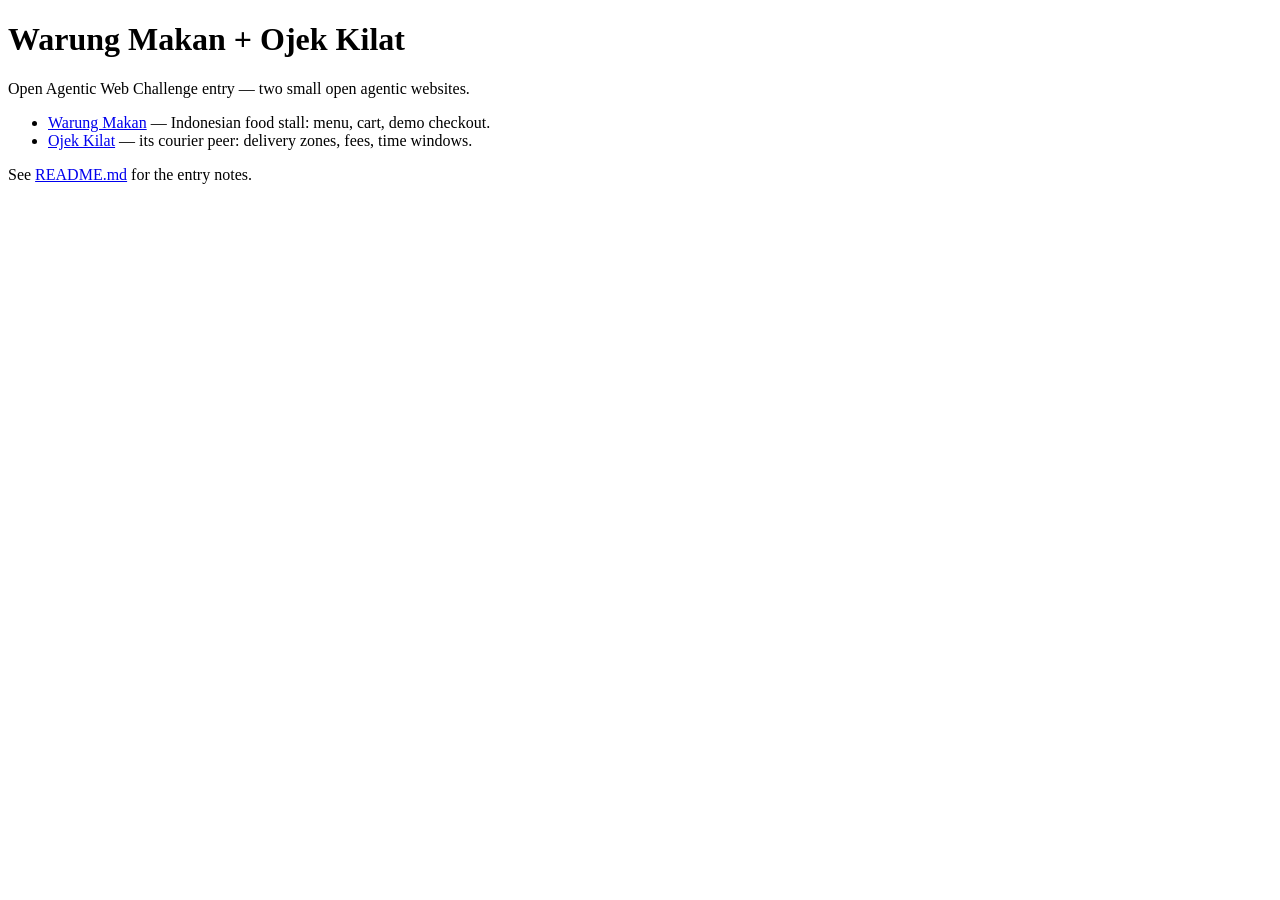
<file: index.html>
<!DOCTYPE html>
<html lang="en">
<head>
<meta charset="utf-8">
<title>Warung Makan + Ojek Kilat — Open Agentic Web entry</title>
</head>
<body>
<h1>Warung Makan + Ojek Kilat</h1>
<p>Open Agentic Web Challenge entry — two small open agentic websites.</p>
<ul>
<li><a href="./warung-makan/">Warung Makan</a> — Indonesian food stall: menu, cart, demo checkout.</li>
<li><a href="./ojek-kilat/">Ojek Kilat</a> — its courier peer: delivery zones, fees, time windows.</li>
</ul>
<p>See <a href="./README.md">README.md</a> for the entry notes.</p>
</body>
</html>
</file>
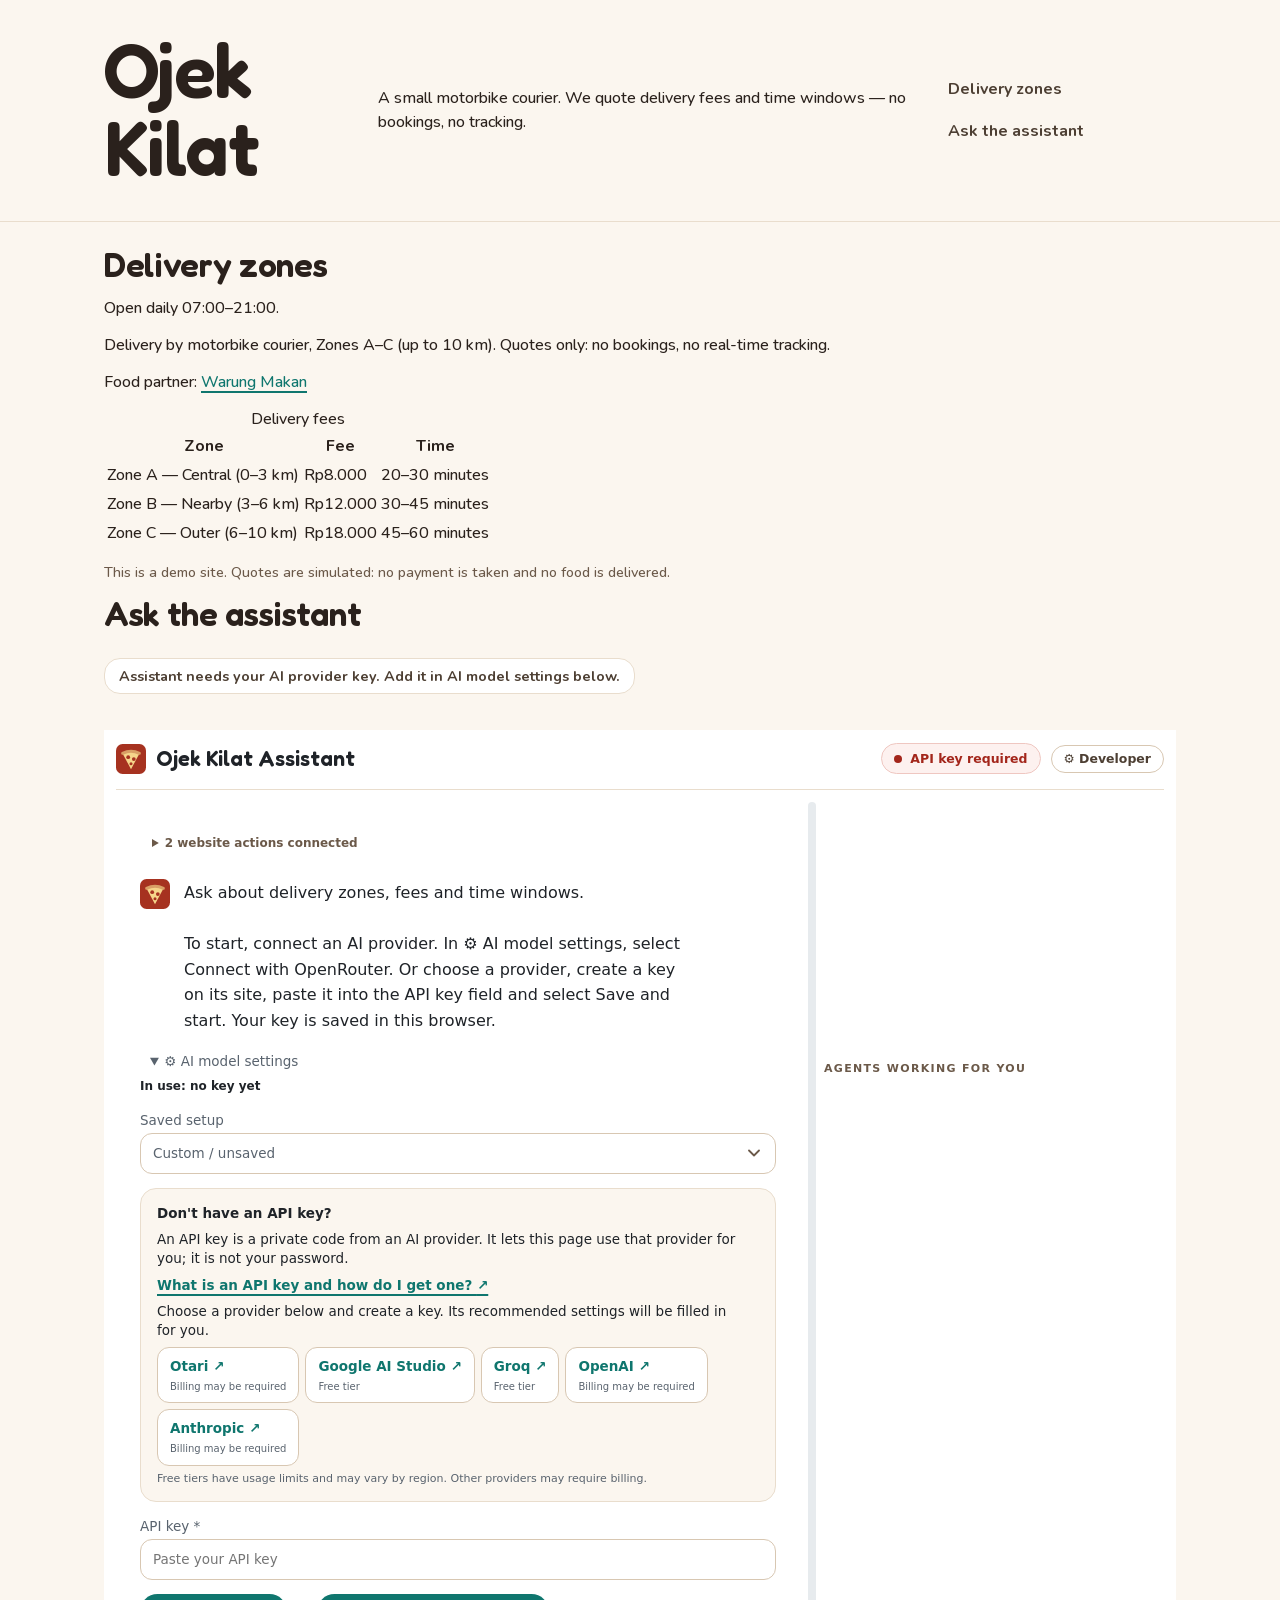
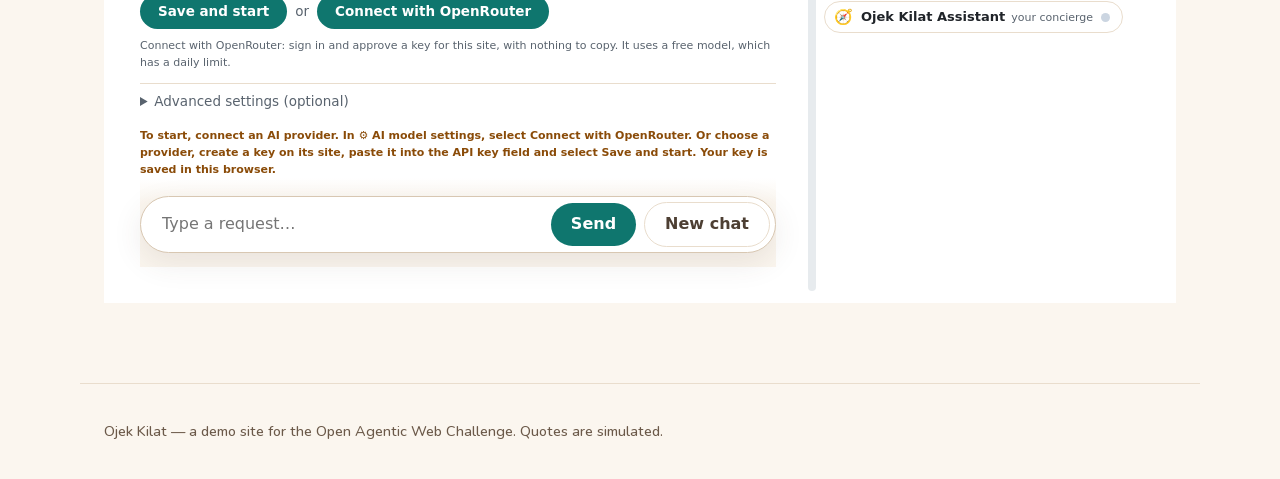
<file: ojek-kilat/index.html>
<!DOCTYPE html>
<html lang="en">
<head>
  <meta charset="utf-8">
  <meta name="viewport" content="width=device-width, initial-scale=1">
  <title>Ojek Kilat — motorbike courier</title>
  <link rel="icon" href="favicon.svg" type="image/svg+xml">
  <link rel="stylesheet" href="styles.css">
</head>
<body>
  <header>
    <h1>Ojek Kilat</h1>
    <p>A small motorbike courier. We quote delivery fees and time windows — no bookings, no tracking.</p>
    <nav aria-label="Page">
      <a href="#zones-heading">Delivery zones</a>
      <a href="#assistant-heading">Ask the assistant</a>
    </nav>
  </header>

  <main>
    <section aria-labelledby="zones-heading">
      <h2 id="zones-heading">Delivery zones</h2>
      <p id="hours-note"></p>
      <p id="service-note"></p>
      <p>Food partner: <a id="warung-link" href="https://adara1992.github.io/warung-makan-agent/warung-makan/">Warung Makan</a></p>
      <table>
        <caption>Delivery fees</caption>
        <thead>
          <tr><th scope="col">Zone</th><th scope="col">Fee</th><th scope="col">Time</th></tr>
        </thead>
        <tbody id="fee-rows"></tbody>
      </table>
      <p class="demo-note">This is a demo site. Quotes are simulated: no payment is taken and no food is delivered.</p>
    </section>

    <section id="assistant" aria-labelledby="assistant-heading">
      <h2 id="assistant-heading">Ask the assistant</h2>
      <p id="assistant-status">Ask about delivery zones, fees and time windows.</p>
      <div id="agent-app"></div>
    </section>
  </main>

  <footer>
    <p>Ojek Kilat — a demo site for the Open Agentic Web Challenge. Quotes are simulated.</p>
  </footer>

  <script type="module" src="script.js"></script>
  <script type="module" src="site.js"></script>
  <script type="module" src="chat-follow.js"></script>
</body>
</html>
</file>
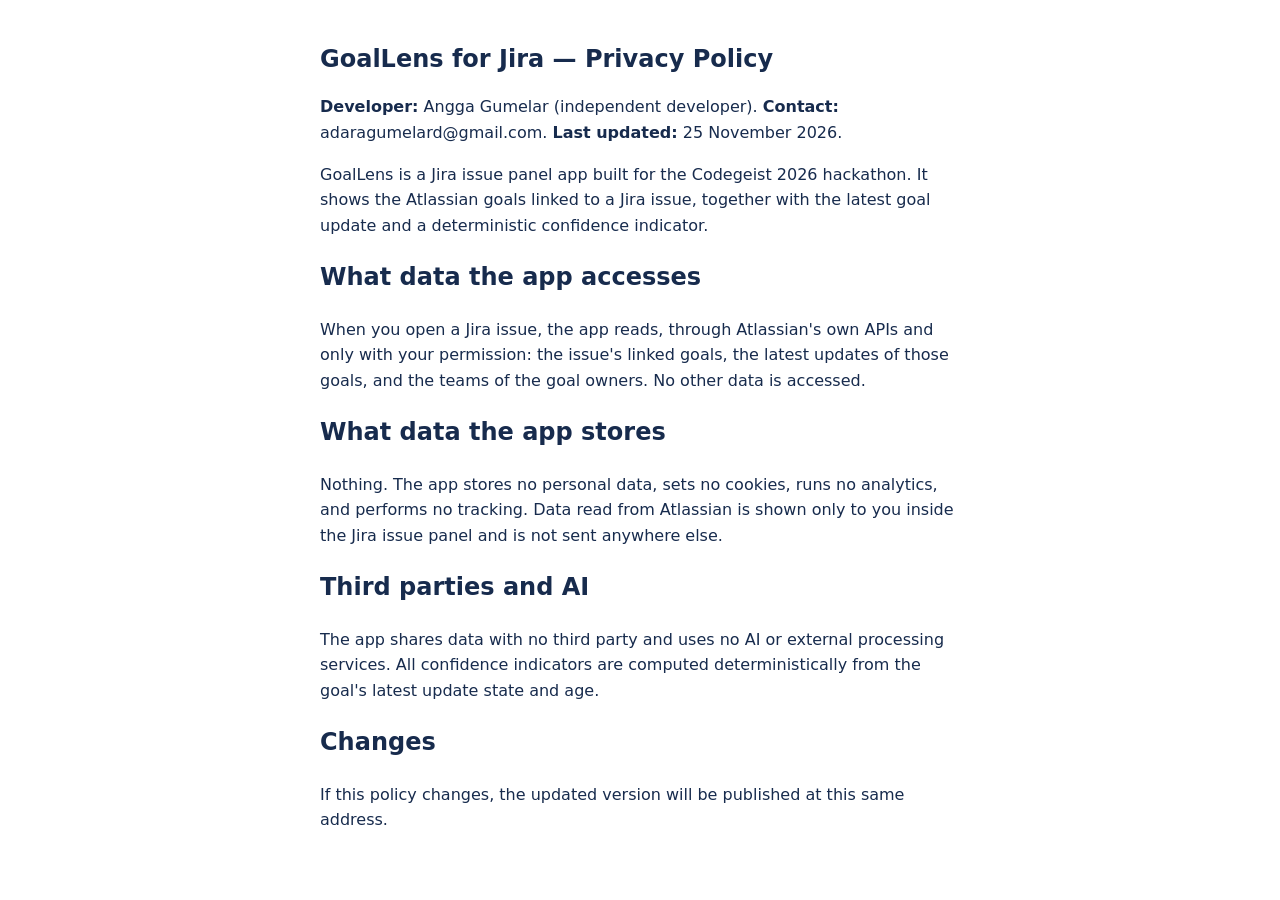
<file: privacy.html>
<!DOCTYPE html>
<html lang="en">
<head>
<meta charset="utf-8">
<meta name="viewport" content="width=device-width, initial-scale=1">
<title>GoalLens for Jira — Privacy Policy</title>
<style>body{font-family:system-ui,-apple-system,sans-serif;max-width:640px;margin:40px auto;padding:0 20px;line-height:1.6;color:#172b4d}h1{font-size:1.5em}</style>
</head>
<body>
<h1>GoalLens for Jira — Privacy Policy</h1>
<p><strong>Developer:</strong> Angga Gumelar (independent developer). <strong>Contact:</strong> adaragumelard@gmail.com. <strong>Last updated:</strong> 25 November 2026.</p>
<p>GoalLens is a Jira issue panel app built for the Codegeist 2026 hackathon. It shows the Atlassian goals linked to a Jira issue, together with the latest goal update and a deterministic confidence indicator.</p>
<h2>What data the app accesses</h2>
<p>When you open a Jira issue, the app reads, through Atlassian's own APIs and only with your permission: the issue's linked goals, the latest updates of those goals, and the teams of the goal owners. No other data is accessed.</p>
<h2>What data the app stores</h2>
<p>Nothing. The app stores no personal data, sets no cookies, runs no analytics, and performs no tracking. Data read from Atlassian is shown only to you inside the Jira issue panel and is not sent anywhere else.</p>
<h2>Third parties and AI</h2>
<p>The app shares data with no third party and uses no AI or external processing services. All confidence indicators are computed deterministically from the goal's latest update state and age.</p>
<h2>Changes</h2>
<p>If this policy changes, the updated version will be published at this same address.</p>
</body>
</html>
</file>
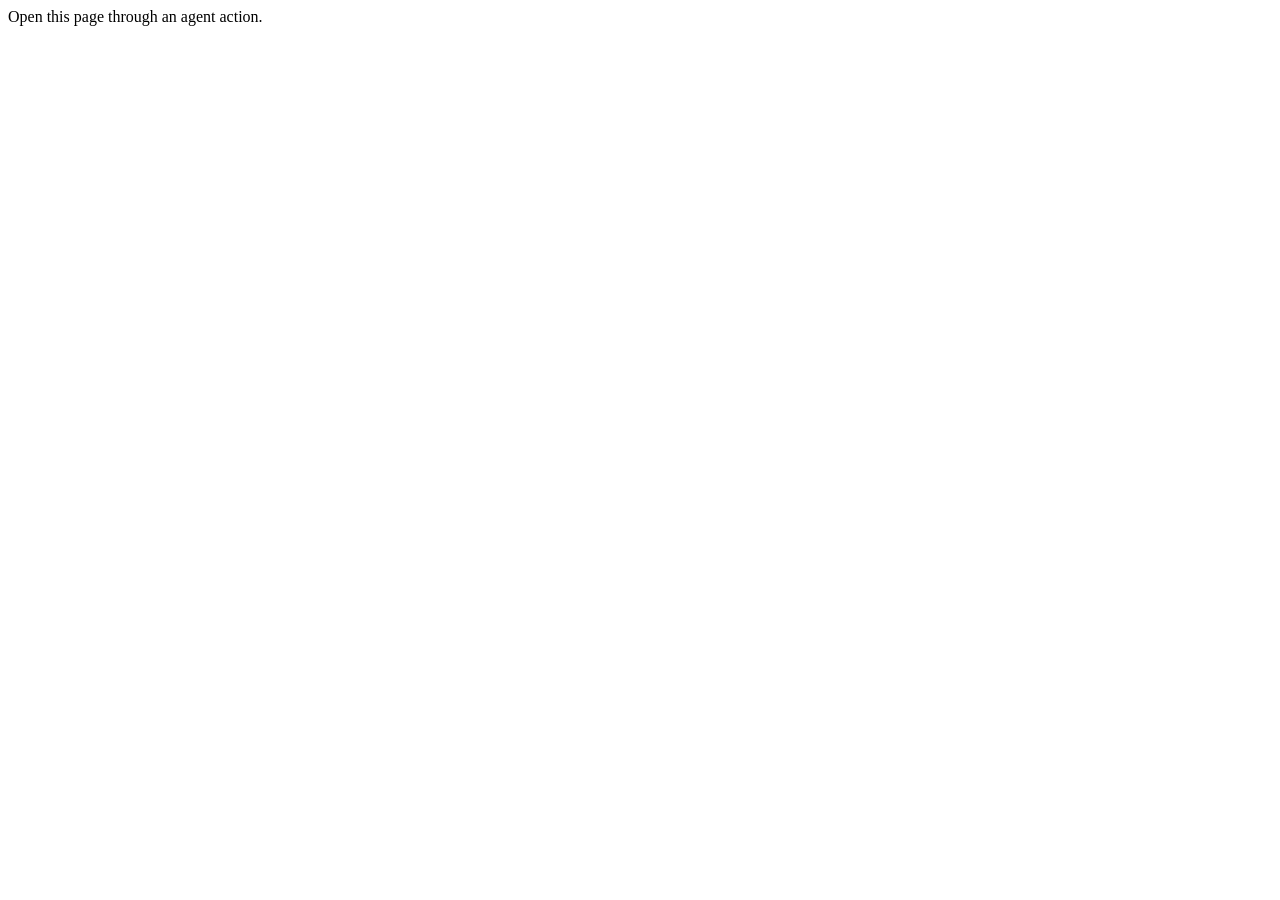
<file: ojek-kilat/bridge/action-bridge.html>
<!doctype html>
<!--
  Action bridge, copied here by build_network.mjs. Do not edit it.
  Other agent sites load this page in a hidden frame before they run this site's network.
  It reads agent-manifest.json in this folder. That manifest names bridge-actions.js when
  this folder has it, and the page then shares the actions it registers with the callers
  they list. Otherwise it shares no actions and loads none of the site's own code.
  Do not block framing for this folder.
-->
<html lang="en">
  <head>
    <meta charset="utf-8">
    <meta name="robots" content="noindex">
    <title>Action bridge</title>
    <script type="module" src="../runtime/action-bridge.js"></script>
  </head>
  <body></body>
</html>
</file>
<file: ojek-kilat/styles.css>
/* Fonts are embedded in this file (base64 woff2), so the page loads nothing
   from other servers. Both are under the SIL Open Font License: see fonts/. */
@font-face {
  font-family: "Fredoka";
  font-style: normal;
  font-weight: 300 700;
  font-display: swap;
  src: url([data-uri]) format("woff2");
}
@font-face {
  font-family: "Nunito";
  font-style: normal;
  font-weight: 200 1000;
  font-display: swap;
  src: url([data-uri]) format("woff2");
}

:root {
  /* Warm paper, dark ink and soft lines, shared by the example sites. */
  --paper: #fbf6ef;
  --paper-deep: #f4ece1;
  --surface: #ffffff;
  --ink: #2a211c;
  --ink-soft: #4d3f33;
  --muted: #6b5949;
  --line: #e9ddcd;
  --line-strong: #d8c7b2;
  --ok: #2e8b5a;
  --ok-ink: #1c593a;
  --ok-bg: #eaf5ee;
  --ok-line: #cde8d6;
  --warn-bg: #fcf3e1;
  --warn-line: #f1c977;
  --error: #a3261b;
  /* This site's own colors. */
  --brand: #0f766e;
  --brand-dark: #0b5e57;
  --brand-soft: #e0f2f1;
  --focus: #216c99;
  --veg: #3d6333;
  --display: "Fredoka", "Nunito", system-ui, sans-serif;
  --text: "Nunito", system-ui, sans-serif;
  --mono: ui-monospace, "SF Mono", Menlo, Consolas, monospace;
  --radius: 18px;
  --shadow: 0 10px 30px rgba(77, 63, 51, .10);
  --shadow-lift: 0 30px 80px rgba(42, 33, 28, .35);
  color-scheme: light;
  font-family: var(--text);
  font-weight: 500;
  color: var(--ink);
  background: var(--paper);
  line-height: 1.55;
  -webkit-font-smoothing: antialiased;
}
* { box-sizing: border-box; }
body { margin: 0; }
main, footer { max-width: 1120px; margin: auto; padding: 24px; }
/* The header's line runs the full width, while its content lines up with main. */
header {
  display: flex;
  align-items: center;
  justify-content: space-between;
  gap: 24px;
  padding: 16px max(24px, calc((100% - 1120px) / 2 + 24px));
  border-bottom: 1px solid var(--line);
}
a { color: var(--brand); text-underline-offset: 4px; text-decoration-thickness: 1.5px; }
a:hover { color: var(--brand-dark); }
.brand {
  display: inline-flex;
  align-items: center;
  gap: 10px;
  font-family: var(--display);
  font-size: 1.5rem;
  font-weight: 700;
  letter-spacing: -.01em;
  text-decoration: none;
  color: var(--ink);
}
.brand::before {
  content: "";
  flex: none;
  width: 30px;
  height: 30px;
  background: url("favicon.svg") center / contain no-repeat;
}
.brand span { color: var(--brand); }
nav { display: flex; flex-wrap: wrap; gap: 4px; }
nav a {
  padding: 7px 14px;
  border-radius: 999px;
  font-weight: 700;
  color: var(--ink-soft);
  text-decoration: none;
}
nav a:hover { color: var(--ink); background: var(--paper-deep); }
/* The assistant link stands out, as the way to ask instead of searching. */
nav a[href$="#assistant"] { color: #fff; background: var(--brand); }
nav a[href$="#assistant"]:hover { color: #fff; background: var(--brand-dark); }

.intro {
  max-width: 820px;
  margin: 0 auto;
  padding: clamp(36px, 8vh, 88px) 0 40px;
  text-align: center;
}
.intro > p:not([class]) { font-size: 1.2rem; color: var(--ink-soft); }
.eyebrow {
  font-size: .78rem;
  font-weight: 800;
  text-transform: uppercase;
  letter-spacing: .14em;
  color: var(--brand);
}
h1 {
  font-family: var(--display);
  font-weight: 600;
  font-size: clamp(2.6rem, 7vw, 4.8rem);
  line-height: 1.02;
  letter-spacing: -.02em;
  margin: 14px 0 18px;
  text-wrap: balance;
}
h2 {
  font-family: var(--display);
  font-weight: 600;
  font-size: clamp(1.7rem, 3vw, 2.1rem);
  line-height: 1.15;
  letter-spacing: -.01em;
  margin: 0 0 12px;
}
h3 { margin: 0; font-size: 1.1rem; font-weight: 800; }
p { margin: 12px 0; text-wrap: pretty; }
.demo-note, small { color: var(--muted); font-size: .9rem; }
/* The demo note sits under the welcome text as a quiet label. */
.intro .demo-note {
  display: inline-block;
  margin-top: 16px;
  padding: 8px 16px;
  border: 1px solid var(--line);
  border-radius: 14px;
  background: var(--paper-deep);
}

/* Menu and order */
.ordering-layout {
  display: grid;
  grid-template-columns: minmax(0, 1.4fr) minmax(0, 1fr);
  gap: 40px;
  align-items: start;
}
.menu-items { display: grid; gap: 14px; margin-top: 24px; }
/* Each pizza is a row card, with its picture on the left. */
.menu-item {
  display: grid;
  grid-template-columns: 104px minmax(0, 1fr);
  column-gap: 18px;
  padding: 16px;
  border: 1px solid var(--line);
  border-radius: var(--radius);
  background: var(--surface);
  transition: transform .2s, box-shadow .2s;
}
.menu-item:hover { transform: translateY(-2px); box-shadow: var(--shadow); }
.menu-item::before {
  content: "";
  grid-row: 1 / span 4;
  width: 104px;
  aspect-ratio: 1;
  border-radius: 16px;
  background: var(--paper-deep) center / 86% no-repeat;
}
.menu-item > * { grid-column: 2; }
/* The pictures follow the menu order in script.js. */
.menu-item:nth-child(1)::before { background-image: url("img/pizza-margherita.svg"); }
.menu-item:nth-child(2)::before { background-image: url("img/pizza-pepperoni.svg"); }
.menu-item:nth-child(3)::before { background-image: url("img/pizza-garden-veggie.svg"); }
.menu-item:nth-child(4)::before { background-image: url("img/pizza-roasted-veg.svg"); }
.menu-item p { margin: 4px 0; }
.item-heading, .item-actions, .cart-line, .total { display: flex; justify-content: space-between; align-items: center; gap: 12px; }
.item-heading { align-items: baseline; }
.item-heading h3, .item-heading strong { font-family: var(--display); font-size: 1.3rem; font-weight: 600; }
.item-actions { margin-top: 8px; }
.dietary {
  padding: 4px 11px;
  border-radius: 999px;
  font-size: .82rem;
  font-weight: 800;
  color: var(--veg);
  background: var(--ok-bg);
}
button, input, select, textarea { font: inherit; }
button {
  padding: 10px 20px;
  font-weight: 800;
  line-height: 1.3;
  color: #fff;
  border: 1.5px solid transparent;
  border-radius: 999px;
  background: var(--brand);
  cursor: pointer;
  transition: background .15s, transform .1s;
}
button:hover { background: var(--brand-dark); }
button:active { transform: translateY(1px); }
button:disabled {
  color: var(--muted);
  border-color: var(--line);
  background: var(--paper-deep);
  cursor: default;
  transform: none;
}
:focus-visible { outline: 3px solid var(--focus); outline-offset: 3px; }
.cart {
  padding: 28px;
  border: 1px solid var(--line);
  border-radius: 24px;
  background: var(--surface);
  box-shadow: var(--shadow);
}
.cart-items { list-style: none; margin: 0; padding: 0; }
.cart-items li { padding: 14px 0; border-bottom: 1px solid var(--line); }
.cart-line strong { font-weight: 800; }
.quantity-controls { display: flex; align-items: center; gap: 12px; margin-top: 10px; }
/* Round outline buttons for one more or one fewer. */
.quantity-controls button {
  width: 36px;
  height: 36px;
  padding: 0;
  color: var(--ink);
  border-color: var(--line-strong);
  background: var(--surface);
}
.quantity-controls button:hover { background: var(--paper-deep); }
.quantity-controls .remove {
  width: auto;
  margin-left: auto;
  padding: 0 4px;
  color: var(--brand);
  border: 0;
  background: transparent;
  text-decoration: underline;
  text-underline-offset: 4px;
}
.quantity-controls .remove:hover { color: var(--brand-dark); background: transparent; }
.total { padding: 14px 0 4px; font-weight: 800; }
.total strong { font-family: var(--display); font-size: 1.5rem; font-weight: 600; }
label { display: block; margin: 16px 0 6px; font-weight: 700; }
input, select, textarea {
  width: 100%;
  padding: 11px 14px;
  color: inherit;
  border: 1.5px solid var(--line-strong);
  border-radius: 12px;
  background: var(--surface);
  transition: border-color .15s, box-shadow .15s;
}
input:hover, select:hover, textarea:hover { border-color: #c4ae95; }
input:focus, select:focus, textarea:focus {
  border-color: var(--brand);
  box-shadow: 0 0 0 4px color-mix(in srgb, var(--brand) 14%, transparent);
}
/* A drawn arrow, so every select looks the same in every browser. */
select {
  appearance: none;
  padding-right: 40px;
  background: var(--surface) url("data:image/svg+xml,%3Csvg xmlns='http://www.w3.org/2000/svg' viewBox='0 0 12 8'%3E%3Cpath d='M1 1.5l5 5 5-5' fill='none' stroke='%236b5949' stroke-width='1.8' stroke-linecap='round' stroke-linejoin='round'/%3E%3C/svg%3E") no-repeat right 15px center / 12px 8px;
}
textarea { resize: vertical; }
small { display: block; margin-top: 6px; }
#place-order { width: 100%; margin-top: 24px; padding: 13px 20px; }
.confirmation {
  margin-top: 32px;
  padding: 24px;
  border: 1px solid var(--ok-line);
  border-radius: 22px;
  background: var(--ok-bg);
  overflow-wrap: anywhere;
}
.confirmation h2 { color: var(--ok-ink); }
footer {
  margin-top: 56px;
  color: var(--muted);
  font-size: .9rem;
  border-top: 1px solid var(--line);
}
.visually-hidden { position: absolute; width: 1px; height: 1px; padding: 0; margin: -1px; overflow: hidden; clip-path: inset(50%); white-space: nowrap; }
[hidden] { display: none !important; }
@media (max-width: 720px) {
  main, footer { padding: 16px; }
  header { flex-direction: column; align-items: start; gap: 12px; padding: 14px 16px; }
  nav a { padding: 6px 12px; }
  .ordering-layout { grid-template-columns: 1fr; gap: 24px; }
  .intro { padding: 24px 0; }
  .cart { padding: 20px; }
  /* A smaller picture leaves room for the pizza's name and price. */
  .menu-item { grid-template-columns: 72px minmax(0, 1fr); column-gap: 14px; }
  .menu-item::before { width: 72px; }
}

/* Assistant layout, from the agentify-website skill, in the site's colors. The chat
   has no box: it grows with the page, and its message box sticks to the bottom of the
   screen while the chat is in view. chat-follow.js scrolls to each new message. */
.assistant { margin-top: 64px; }
#checkout-error { color: var(--error); font-weight: 700; }
#assistant-status {
  display: inline-block;
  padding: 6px 14px;
  border: 1px solid var(--line);
  border-radius: 16px;
  background: var(--surface);
  font-size: .9rem;
  font-weight: 700;
  color: var(--ink-soft);
}

/* The runtime reads these variables for its chat, settings and agent panels.
   White text sits on --ns-primary (the Send and settings buttons) and on --ns-accent
   (Send while a turn is steered), so both keep at least 4.5:1 contrast with white.
   The visitor's messages use the ink. */
#agent-app {
  --ns-font: var(--text);
  --ns-bg: var(--paper);
  --ns-fg: var(--ink);
  --ns-primary: var(--brand);
  --ns-accent: var(--brand-dark);
  --ns-border: var(--line);
  --ns-panelbg: var(--surface);
  --ns-msgbg: var(--surface);
  --ns-muted: var(--muted);
  --ns-user-bg: var(--ink);
  --ns-user-fg: #fff;
  --ns-radius: 18px;
  margin-top: 24px;
}

/* Header: the site's mark, the assistant's name and the model badge, as pills. */
#agent-app .ns-header { flex-wrap: wrap; gap: 10px; padding: 0 0 14px; border-bottom: 1px solid var(--line); }
#agent-app .ns-title {
  display: flex;
  align-items: center;
  gap: 10px;
  font-family: var(--display);
  font-size: 1.35rem;
  font-weight: 600;
}
#agent-app .ns-title::before {
  content: "";
  flex: none;
  width: 30px;
  height: 30px;
  background: url("favicon.svg") center / contain no-repeat;
}
#agent-app .ns-llmbadge {
  display: inline-flex;
  align-items: center;
  gap: 8px;
  padding: 5px 12px;
  border: 1px solid var(--line);
  border-radius: 999px;
  font-size: 12.5px;
  font-weight: 800;
  color: var(--ink);
  background: var(--surface);
}
#agent-app .ns-llmbadge::before {
  content: "";
  flex: none;
  width: 8px;
  height: 8px;
  border-radius: 50%;
  background: var(--line-strong);
}
#agent-app .ns-llmbadge.real::before { background: var(--ok); }
#agent-app .ns-llmbadge.pending::before { background: var(--warn-line); }
#agent-app .ns-llmbadge.error { color: var(--error); border-color: #efc7c1; background: #fdf1ef; }
#agent-app .ns-llmbadge.error::before { background: var(--error); }
#agent-app .ns-llmbadge.mock { color: #7a4d06; border-color: var(--warn-line); background: var(--warn-bg); }
#agent-app .ns-llmbadge.mock::before { background: #d39a2c; }
#agent-app .ns-devtoggle {
  padding: 5px 12px;
  border: 1px solid var(--line-strong);
  border-radius: 999px;
  font-size: 12.5px;
  font-weight: 700;
  color: var(--ink-soft);
}
#agent-app .ns-devtoggle.on { color: #fff; border-color: var(--ink); background: var(--ink); }
/* A site's button:hover background also reaches the runtime's plain buttons, behind
   their dark text. Give them a light hover of their own. */
#agent-app .ns-devtoggle:not(.on):hover { background: var(--paper-deep); }
#agent-app .ns-modal-close:hover { background: transparent; }
#agent-app .ns-breadcrumb { font-family: var(--mono); }

/* Tools row: the agents as small pills, and the settings behind a pill of their own.
   The settings take the whole row when open. */
.assistant-tools {
  display: flex;
  flex-wrap: wrap;
  align-items: center;
  gap: 10px 16px;
  margin-top: 14px;
}
.assistant-tools > [data-ns-slot="agents"] { flex: 1 1 320px; }
#agent-app[data-dev="true"] .assistant-tools > [data-ns-slot="agents"] { flex-basis: 100%; }
/* Hide the settings pill until the runtime fills it, so a failed load leaves no
   empty control. */
#agent-app:not(.ns-composed-app) .assistant-settings { display: none; }
#agent-app .assistant-settings { flex: none; margin-left: auto; }
#agent-app .assistant-settings[open] { flex-basis: 100%; }
#agent-app .assistant-settings > summary {
  display: flex;
  align-items: center;
  gap: 8px;
  width: max-content;
  margin-left: auto;
  padding: 6px 14px;
  border: 1px solid var(--line-strong);
  border-radius: 999px;
  font-size: 13px;
  font-weight: 800;
  color: var(--ink-soft);
  background: var(--surface);
  list-style: none;
  cursor: pointer;
}
#agent-app .assistant-settings > summary::-webkit-details-marker { display: none; }
#agent-app .assistant-settings > summary::after {
  content: "";
  width: 7px;
  height: 7px;
  margin-top: -3px;
  border-right: 2px solid currentColor;
  border-bottom: 2px solid currentColor;
  transform: rotate(45deg);
}
#agent-app .assistant-settings[open] > summary { color: #fff; border-color: var(--ink); background: var(--ink); }
#agent-app .assistant-settings[open] > summary::after { margin-top: 3px; transform: rotate(-135deg); }
#agent-app .assistant-settings > summary:hover { border-color: var(--muted); }
#agent-app .assistant-settings [data-ns-slot="settings"] {
  margin-top: 10px;
  padding: 18px;
  border: 1px solid var(--line);
  border-radius: 22px;
  background: var(--surface);
  box-shadow: var(--shadow);
}

/* Agents working for you, as one row of pills. */
#agent-app .ns-agents {
  flex-direction: row;
  flex-wrap: wrap;
  align-items: center;
  gap: 8px 10px;
  padding: 0;
  border: 0;
  background: transparent;
  overflow: visible;
}
#agent-app .ns-agents h3 { font-size: 11px; font-weight: 800; letter-spacing: .12em; color: var(--muted); }
#agent-app #ns-anodes { display: flex; flex-wrap: wrap; gap: 8px; min-width: 0; }
#agent-app .ns-anode { gap: 8px; min-width: 0; padding: 5px 12px 5px 9px; border-color: var(--line); border-radius: 999px; background: var(--surface); }
#agent-app .ns-anode:hover { border-color: var(--line-strong); box-shadow: var(--shadow); }
#agent-app .ns-anode.active { border-color: var(--brand); }
#agent-app .ns-anode .ns-aicon { font-size: 15px; }
#agent-app .ns-anode .ns-ameta { display: flex; align-items: baseline; gap: 6px; }
#agent-app .ns-anode .ns-aname { max-width: 240px; font-weight: 800; }
#agent-app .ns-anode .ns-arole { white-space: nowrap; }
#agent-app .ns-anode.done .ns-adot { background: var(--ok); }

/* The chat: no box and no fixed height. It grows with its messages. */
#agent-app.ns-composed-app [data-ns-slot="chat"] { height: auto; }
#agent-app .ns-chat {
  height: auto;
  min-height: 0;
  overflow: visible;
  border: 0;
  border-radius: 0;
  background: transparent;
}
#agent-app .ns-action-status { border-bottom: 0; color: var(--muted); }
#agent-app .ns-action-status summary { font-weight: 700; cursor: pointer; }
/* The left padding makes room for the assistant's mark beside its replies. */
#agent-app .ns-msgs { flex: none; gap: 18px; padding: 16px 0 8px 44px; overflow: visible; }
/* Long links in a reply would run out of the bubble on a phone. "anywhere" would also
   let the consent card's buttons shrink and split their labels. */
#agent-app .ns-msg { overflow-wrap: break-word; font-size: 16px; line-height: 1.6; }
/* The assistant's replies sit on the page, beside its mark, without a bubble. */
#agent-app .ns-msg.bot {
  position: relative;
  padding: 3px 0;
  border: 0;
  border-radius: 0;
  background: transparent;
}
#agent-app .ns-msg.user { padding: 11px 16px; border-radius: 18px 18px 6px 18px; }
#agent-app .ns-msg.bot:not(.ns-turn-status, .ns-consent, .ns-linker)::before {
  content: "";
  position: absolute;
  top: 2px;
  left: -44px;
  width: 30px;
  height: 30px;
  background: url("favicon.svg") center / contain no-repeat;
}
#agent-app .ns-msg.ns-turn-status { padding: 2px 0; font-weight: 700; }
/* While a consent card waits, the status line above it already says "Contacting", though
   nothing has been sent. Hide it until the visitor answers. */
#agent-app .ns-msgs:has(.ns-consent-actions) > .ns-turn-status { display: none; }

/* The message box is a pill with its buttons inside, and it sticks to the bottom of
   the screen. The fade above it lets messages pass softly behind it. */
#agent-app .ns-inputbar {
  position: sticky;
  bottom: 0;
  z-index: 5;
  isolation: isolate;
  flex-wrap: nowrap;
  align-items: center;
  gap: 8px;
  padding: 24px 6px 20px 22px;
  border: 0;
  background: linear-gradient(to top, var(--paper) 72%, transparent);
}
/* The pill is drawn behind the input and buttons, inside the fade. */
#agent-app .ns-inputbar::before {
  content: "";
  position: absolute;
  inset: 18px 0 14px;
  z-index: -1;
  border: 1.5px solid var(--line-strong);
  border-radius: 999px;
  background: var(--surface);
  box-shadow: var(--shadow);
  transition: border-color .15s, box-shadow .15s;
}
#agent-app .ns-inputbar:focus-within::before { border-color: var(--brand); }
/* The pill shows the keyboard focus, as the input itself has no border. */
#agent-app .ns-inputbar:has(.ns-input:focus-visible)::before { outline: 3px solid var(--focus); outline-offset: 2px; }
#agent-app .ns-inputbar[data-turn-active="true"]::before {
  box-shadow: 0 0 0 3px color-mix(in srgb, var(--brand) 18%, transparent), var(--shadow);
}
#agent-app .ns-inputbar .ns-input {
  flex: 1 1 auto;
  min-width: 0;
  padding: 10px 0;
  border: 0;
  border-radius: 0;
  font-size: 16px;
  background: transparent;
  box-shadow: none;
}
#agent-app .ns-inputbar .ns-input:focus-visible { outline: none; }
#agent-app .ns-inputbar button { flex: none; padding: 11px 20px; border-radius: 999px; font-weight: 800; }
#agent-app .ns-send:hover:not(:disabled) { background: var(--brand-dark); }
/* The runtime styles New chat inline, so only !important can restyle it. */
#agent-app #ns-newchat {
  color: var(--ink-soft) !important;
  border: 1.5px solid var(--line) !important;
  background: var(--surface) !important;
}
#agent-app #ns-newchat:hover { background: var(--paper-deep) !important; }

/* Chat forms and choices */
#agent-app .ns-widget { padding: 16px; border: 1px solid var(--line); border-radius: 18px; background: var(--surface); }
/* A widget with its own color keeps a bar of that color along its top. */
#agent-app .ns-widget[style*="--w"] { border-top: 3px solid var(--w); }
#agent-app .ns-w-head { font-family: var(--display); font-size: 1.1rem; font-weight: 600; }
/* Chat forms label radio groups with a legend, so site legend fonts would reach them. */
#agent-app .ns-w-label { font-family: inherit; font-weight: 700; }
/* Site label rules add margins to chat form fields and make their options bold. */
#agent-app .ns-widget label { margin: 0; }
#agent-app .ns-w-radio label,
#agent-app .ns-w-multi label,
#agent-app .ns-w-toggle { font-weight: 500; }
/* The runtime sizes radio and multi-choice options but not the checkbox label. */
#agent-app .ns-w-toggle { font-size: 13px; }
#agent-app .ns-w-row :is(input[type="text"], input[type="number"], input[type="date"], input[type="time"], select, textarea) {
  padding: 10px 12px;
  border: 1.5px solid var(--line-strong);
  border-radius: 12px;
  font-size: 15px;
}
#agent-app .ns-w-row select { padding-right: 38px; }
#agent-app .ns-w-btn { padding: 10px 18px; border-radius: 999px; font-weight: 800; }
#agent-app .ns-w-btn.ghost { color: var(--ink); border: 1.5px solid var(--line-strong); background: var(--surface); }
/* Chat choices are buttons with a light background. A site's button color can hide their
   titles. */
#agent-app .ns-w-choice {
  padding: 12px 14px;
  color: var(--ns-fg);
  border: 1px solid var(--line);
  border-radius: 14px;
  background: var(--surface);
}
#agent-app .ns-w-choice:hover:not(:disabled) { background: var(--surface); box-shadow: var(--shadow); }
#agent-app .ns-w-choice:disabled:hover { background: var(--surface); }
#agent-app .ns-w-field { border-bottom: 1px solid var(--line); }
/* The welcome order form: larger fields, and choice cards that are easy to tap. */
#agent-app .ns-widget { gap: 12px; padding: 20px; }
#agent-app .ns-w-form { gap: 18px; }
#agent-app .ns-w-row { gap: 6px; }
#agent-app .ns-w-label { margin: 0; padding: 0; font-size: .875rem; }
#agent-app .ns-w-fdesc { font-size: .8rem; color: var(--muted); }
#agent-app .ns-w-row :is(input[type="text"], input[type="time"], select, textarea) {
  min-height: 44px;
  font-size: 1rem;
  color: var(--ink);
  background-color: var(--surface);
}
#agent-app .ns-w-row input[type="time"] { display: block; min-width: 0; }
#agent-app .ns-w-radio { display: flex; gap: 10px; margin-top: 6px; }
#agent-app .ns-w-radio label {
  flex: 1 1 120px;
  display: flex;
  align-items: center;
  gap: 10px;
  min-height: 48px;
  margin: 0;
  padding: 12px 14px;
  border: 1.5px solid var(--line-strong);
  border-radius: 14px;
  background: var(--surface);
  cursor: pointer;
  font-size: .95rem;
}
#agent-app .ns-w-radio input[type="radio"] {
  flex: 0 0 auto;
  width: 18px;
  height: 18px;
  margin: 0;
  padding: 0;
  accent-color: var(--brand);
}
#agent-app .ns-w-radio label:hover { border-color: var(--brand); }
#agent-app .ns-w-radio label:has(input:checked) {
  color: var(--brand-dark);
  border-color: var(--brand);
  background: var(--brand-soft);
  box-shadow: inset 0 0 0 1px var(--brand);
}
#agent-app .ns-w-radio label:has(input:focus-visible) { outline: 3px solid var(--focus); outline-offset: 3px; }
#agent-app .ns-w-actions { margin-top: 2px; }
#agent-app .ns-w-form .ns-w-btn { min-height: 44px; padding: 10px 20px; }

/* The partner consent card, in amber, with the safest choice as a plain outline. The
   partner window prompt uses the same card, with Open as its main button. */
#agent-app .ns-msg.ns-consent {
  padding: 16px 18px;
  border: 1.5px solid var(--warn-line);
  border-radius: 18px;
  background: var(--warn-bg);
}
#agent-app .ns-consent-title { margin-bottom: 4px; font-family: var(--display); font-size: 1.1rem; font-weight: 600; }
#agent-app .ns-consent-sub { font-family: var(--mono); color: var(--muted); }
#agent-app .ns-consent-req { color: var(--ink-soft); }
/* On a phone the consent card is too narrow for its three buttons in one row, and
   "Always allow" breaks onto two lines. Keep each label whole and wrap the row. */
#agent-app .ns-consent-actions { flex-wrap: wrap; margin-top: 6px; }
#agent-app .ns-consent-actions button {
  padding: 9px 16px;
  white-space: nowrap;
  color: #fff;
  border-radius: 999px;
  font-size: 14px;
  font-weight: 800;
  background: var(--ink);
}
#agent-app .ns-consent-actions button:not([data-d="allow"], [data-d="open"]) {
  color: var(--ink);
  border: 1.5px solid var(--line-strong);
  background: var(--surface);
}
#agent-app .ns-consent-actions button:not([data-d="allow"], [data-d="open"]):hover { background: var(--paper-deep); }
#agent-app .ns-consent-done { font-weight: 800; color: var(--ok-ink); }
#agent-app .ns-msg.ns-linker { padding: 16px 18px; border: 1.5px solid var(--line-strong); border-radius: 18px; background: var(--brand-soft); }
#agent-app .ns-linker-form :is(input, button) { border-radius: 999px; }

/* AI model settings, inside the drawer above */
#agent-app .ns-settings { border-top: 0; font-size: 13.5px; }
#agent-app .ns-settings-body { gap: 10px; padding: 0; }
/* Site label rules add margins and bold text, and the inputs inside the labels inherit
   the weight. */
#agent-app .ns-settings-body label { margin: 4px 0; font-weight: 700; }
#agent-app .ns-settings-body :is(input[type="text"], input[type="password"], input:not([type]), select) {
  padding: 9px 12px;
  border: 1.5px solid var(--line-strong);
  border-radius: 12px;
  font-size: 13.5px;
  font-weight: 500;
}
#agent-app .ns-settings-body select { padding-right: 36px; }
#agent-app .ns-settings-body button { padding: 9px 18px; border-radius: 999px; font-weight: 800; }
#agent-app .ns-settings-body button.ghost { color: var(--ink); border: 1.5px solid var(--line-strong); background: var(--surface); }
#agent-app .ns-key-help { padding: 14px 16px; border: 1px solid var(--line); border-radius: 16px; background: var(--paper); }
#agent-app .ns-key-providers a { padding: 8px 12px; border-color: var(--line-strong); border-radius: 12px; }
#agent-app .ns-key-providers a:hover { border-color: var(--brand); }
#agent-app .ns-hint.warn { color: #8a4b08; }
#agent-app .ns-settings-advanced { border-color: var(--line); }

/* Developer view: the agent graph beside the run log, in dark ink like a terminal. */
#agent-app[data-dev="true"] .ns-dev {
  display: grid;
  grid-template-columns: minmax(0, 1fr) minmax(0, 2fr);
  align-items: start;
  gap: 12px;
}
#agent-app .ns-graph { border-color: var(--line); border-radius: 18px; background: var(--surface); }
#agent-app .ns-log { max-height: 420px; padding: 14px; border: 0; border-radius: 18px; color: #e9ddcd; background: var(--ink); }
#agent-app .ns-log h3 { color: #b8a48c; }
#agent-app .ns-toolbar { flex-wrap: wrap; row-gap: 6px; }
#agent-app .ns-pill { color: #e9ddcd; background: var(--ink-soft); white-space: nowrap; }
#agent-app #ns-export {
  padding: 5px 12px;
  white-space: nowrap;
  color: #e9ddcd;
  border: 1px solid var(--muted);
  border-radius: 999px;
  background: transparent;
}
#agent-app #ns-export:hover { background: var(--ink-soft); }
#agent-app .ns-row { color: #fbf6ef; border-radius: 8px; background: rgba(255, 255, 255, .05); }
#agent-app .ns-row .ns-tag { color: #ef8c68; }
#agent-app .ns-row .ns-meta { color: #b8a48c; }
#agent-app .ns-row pre { color: #e9ddcd; border-color: var(--ink-soft); background: #1d1713; }
#agent-app .ns-row:is(.k-error, .status-error) { background: rgba(239, 68, 68, .18); }
#agent-app .ns-modal { background: rgba(42, 33, 28, .55); }
#agent-app .ns-modal-card { padding: 24px; border-radius: 22px; box-shadow: var(--shadow-lift); }
#agent-app .ns-modal-card h4 { font-family: var(--display); font-size: 1.25rem; font-weight: 600; }

/* Site-wide form rules often stretch the runtime's own controls. Undo them here. */
#agent-app input[type="checkbox"],
#agent-app input[type="radio"] { width: auto; }
/* The runtime spaces its buttons with gap. A site's button margin pushes Send below the input. */
#agent-app button { margin: 0; }

/* site.js and the runtime add their confirmation dialogs to <body>, outside #agent-app. */
body > dialog {
  width: calc(100% - 32px);
  max-width: 540px;
  max-height: 85vh;
  overflow: auto;
  padding: 26px;
  color: var(--ink);
  border: 0;
  border-radius: 24px;
  background: var(--surface);
  font: 500 16px / 1.55 var(--text);
  box-shadow: var(--shadow-lift);
}
body > dialog::backdrop { background: rgba(42, 33, 28, .55); }
body > dialog h2 { margin: 0 0 8px; font: 600 1.5rem / 1.2 var(--display); }
/* A right margin keeps wrapped buttons lined up on the left. */
body > dialog button { margin: 18px 8px 0 0; }
/* The confirming button is dark ink and the other is a plain outline, so the two
   choices do not look the same. */
body > dialog > button:first-of-type { background: var(--ink); }
body > dialog > button:first-of-type:hover { background: #000; }
body > dialog > button:last-of-type:not(:first-of-type) {
  color: var(--ink);
  border-color: var(--line-strong);
  background: var(--surface);
}
body > dialog > button:last-of-type:not(:first-of-type):hover { background: var(--paper-deep); }
body > dialog pre {
  padding: 12px 14px;
  white-space: pre-wrap;
  overflow-wrap: anywhere;
  font: 12.5px / 1.5 var(--mono);
  color: var(--ink-soft);
  border-radius: 14px;
  background: var(--paper);
}
/* The runtime's own dialog sets its border, corners and font inline. */
body > dialog:not(.assistant-review) {
  border: 0 !important;
  border-radius: 24px !important;
  font: 500 16px / 1.55 var(--text) !important;
}
/* site.js's dialog: the details in two columns on a soft panel. */
.assistant-review dl {
  display: grid;
  grid-template-columns: fit-content(40%) 1fr;
  gap: 8px 16px;
  margin: 16px 0;
  padding: 14px 16px;
  border-radius: 14px;
  background: var(--paper);
}
.assistant-review dt { font-weight: 700; color: var(--muted); }
.assistant-review dd { margin: 0; font-weight: 700; overflow-wrap: anywhere; }
.assistant-review details { margin: 12px 0; font-size: .9rem; color: var(--muted); }
.assistant-review summary { font-weight: 700; cursor: pointer; }

@media (max-width: 760px) {
  #agent-app .ns-msgs { padding-left: 40px; }
  #agent-app .ns-msg.bot:not(.ns-turn-status, .ns-consent, .ns-linker)::before { left: -40px; width: 28px; height: 28px; }
  #agent-app .ns-inputbar { gap: 6px; padding-left: 18px; }
  #agent-app .ns-inputbar button { padding: 10px 14px; }
  #agent-app[data-dev="true"] .ns-dev { grid-template-columns: 1fr; }
  /* On a phone, each detail goes under its label, so an email is not split. */
  .assistant-review dl { grid-template-columns: 1fr; gap: 0; }
  .assistant-review dd { margin-bottom: 8px; }
}
/* Assistant layout. Append to the site's stylesheet and set the colors to the site's palette. */
.assistant { margin-top: 48px; }

/* The runtime reads these variables for its chat, settings and agent panels.
   The chat background below also uses --ns-bg. White text sits on --ns-primary (the
   visitor's messages, Send, and the chat form and settings buttons) and on --ns-accent
   (Send while a turn is steered), so give both at least 4.5:1 contrast with white.
   --ns-accent also underlines the chat header. */
#agent-app {
  --ns-font: system-ui, sans-serif;
  --ns-bg: #ffffff;
  --ns-fg: #1f2328;
  --ns-primary: #2563eb;
  --ns-accent: #2563eb;
  --ns-border: #d0d7de;
  --ns-panelbg: #ffffff;
  --ns-msgbg: #f6f8fa;
  --ns-muted: #59636e;
}

.assistant-panels {
  display: grid;
  grid-template-columns: minmax(0, 1fr) 240px;
  gap: 16px;
  margin-top: 16px;
}

/* Set the height once the runtime has mounted the chat, so a failed load leaves no
   empty box. */
#agent-app.ns-composed-app [data-ns-slot="chat"] { height: 720px; }
/* The runtime gives the chat no background of its own. Keep --ns-msgbg different from
   --ns-bg, or bot replies lose their bubble. */
#agent-app .ns-chat { background: var(--ns-bg); }

/* Site-wide form rules often stretch the runtime's own controls. Undo them here. */
#agent-app input[type="checkbox"],
#agent-app input[type="radio"] { width: auto; }
#agent-app .ns-header { flex-wrap: wrap; }
/* Site label rules add margins and bold text, and the inputs inside the labels inherit
   the weight. */
#agent-app .ns-settings-body label { margin: 4px 0; font-weight: 400; }
/* Chat forms label radio groups with a legend, so site legend fonts would reach them. */
#agent-app .ns-w-label { font-family: inherit; }
/* Site label rules add margins to chat form fields and make their options bold. */
#agent-app .ns-widget label { margin: 0; }
#agent-app .ns-w-radio label,
#agent-app .ns-w-multi label,
#agent-app .ns-w-toggle { font-weight: 400; }
/* The runtime sizes radio and multi-choice options but not the checkbox label. */
#agent-app .ns-w-toggle { font-size: 13px; }
/* The runtime spaces its buttons with gap. A site's button margin pushes Send below the input. */
#agent-app button { margin: 0; }
/* Chat choices are buttons with a light background. A site's button color can hide their
   titles. */
#agent-app .ns-w-choice { color: var(--ns-fg); }
/* A site's button:hover background also reaches the runtime's plain buttons, behind
   their dark text. Keep the runtime's own backgrounds. */
#agent-app .ns-devtoggle:not(.on):hover,
#agent-app .ns-modal-close:hover { background: transparent; }
#agent-app .ns-w-choice:disabled:hover { background: #fafbfc; }
/* The runtime's message rule hides the partner consent card's own background, and its
   Decline label then has too little contrast. */
#agent-app .ns-consent { background: #fffbeb; }
/* While a consent card waits, the status line above it already says "Contacting", though
   nothing has been sent. Hide it until the visitor answers. */
#agent-app .ns-msgs:has(.ns-consent-actions) > .ns-turn-status { display: none; }
/* Long links in a reply would run out of the bubble on a phone. "anywhere" would also
   let the consent card's buttons shrink and split their labels. */
#agent-app .ns-msg { overflow-wrap: break-word; }
/* On a phone the consent card is too narrow for its three buttons in one row, and
   "Always allow" breaks onto two lines. Keep each label whole and wrap the row. */
#agent-app .ns-consent-actions { flex-wrap: wrap; }
#agent-app .ns-consent-actions button { white-space: nowrap; }

/* site.js and the runtime add their confirmation dialogs to <body>, outside #agent-app.
   Site h2 rules reach the heading, and the two buttons touch. A right margin keeps
   wrapped buttons lined up on the left. */
body > dialog h2 { margin: 0 0 12px; font: 700 1.25em system-ui, sans-serif; }
body > dialog button { margin-right: 8px; }
/* site.js's dialog: the details in two columns, and a plain decline button, so the two
   choices do not look the same. */
.assistant-review { max-width: 640px; width: 85%; max-height: 85vh; overflow: auto; border: 1px solid #888; border-radius: 12px; padding: 24px; font: 16px system-ui, sans-serif; }
.assistant-review dl { display: grid; grid-template-columns: fit-content(40%) 1fr; gap: 4px 16px; margin: 12px 0; }
.assistant-review dt { font-weight: 600; }
.assistant-review dd { margin: 0; overflow-wrap: anywhere; }
.assistant-review details { margin: 12px 0; }
.assistant-review pre { white-space: pre-wrap; overflow-wrap: anywhere; }
.assistant-review .assistant-decline { background: transparent; color: inherit; border: 1px solid currentColor; }

@media (max-width: 760px) {
  .assistant-panels { grid-template-columns: 1fr; }
  /* On a phone, each detail goes under its label, so an email is not split. */
  .assistant-review dl { grid-template-columns: 1fr; gap: 0; }
  .assistant-review dd { margin-bottom: 8px; }
}
</file>
